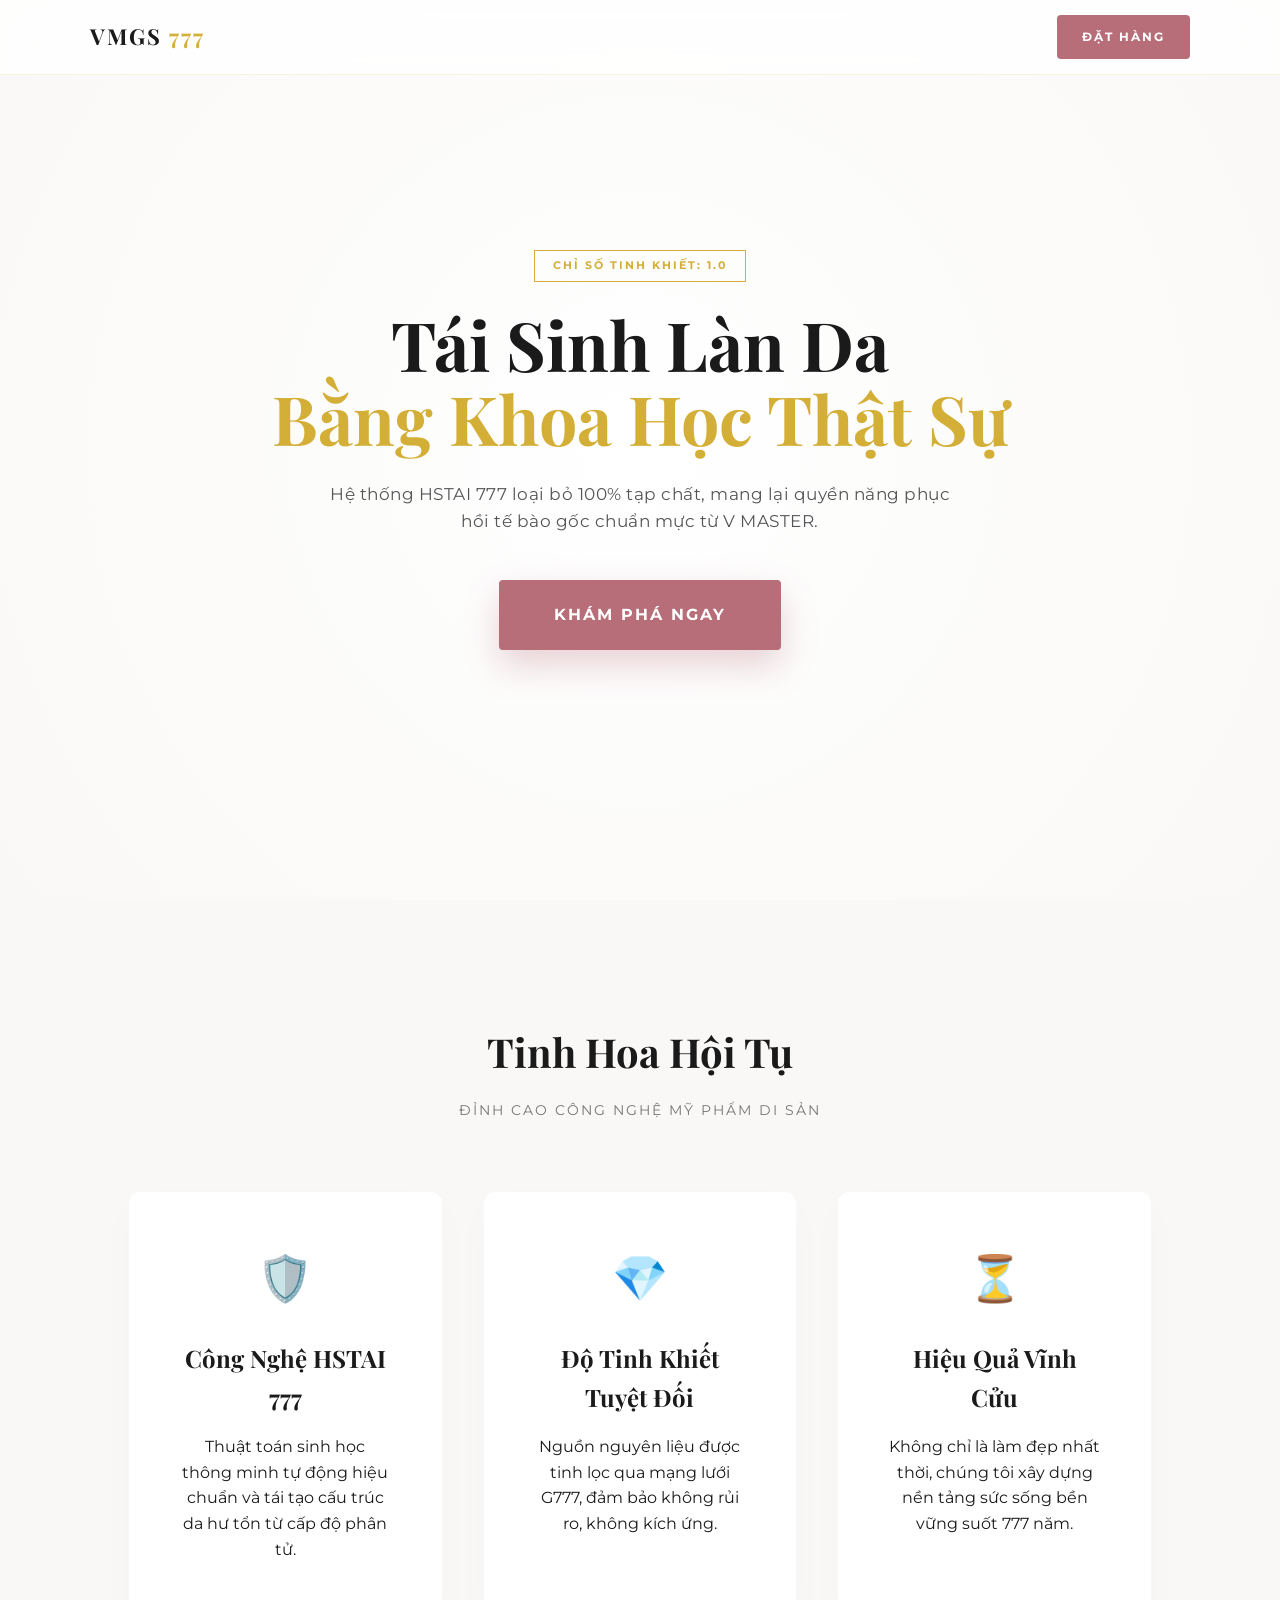
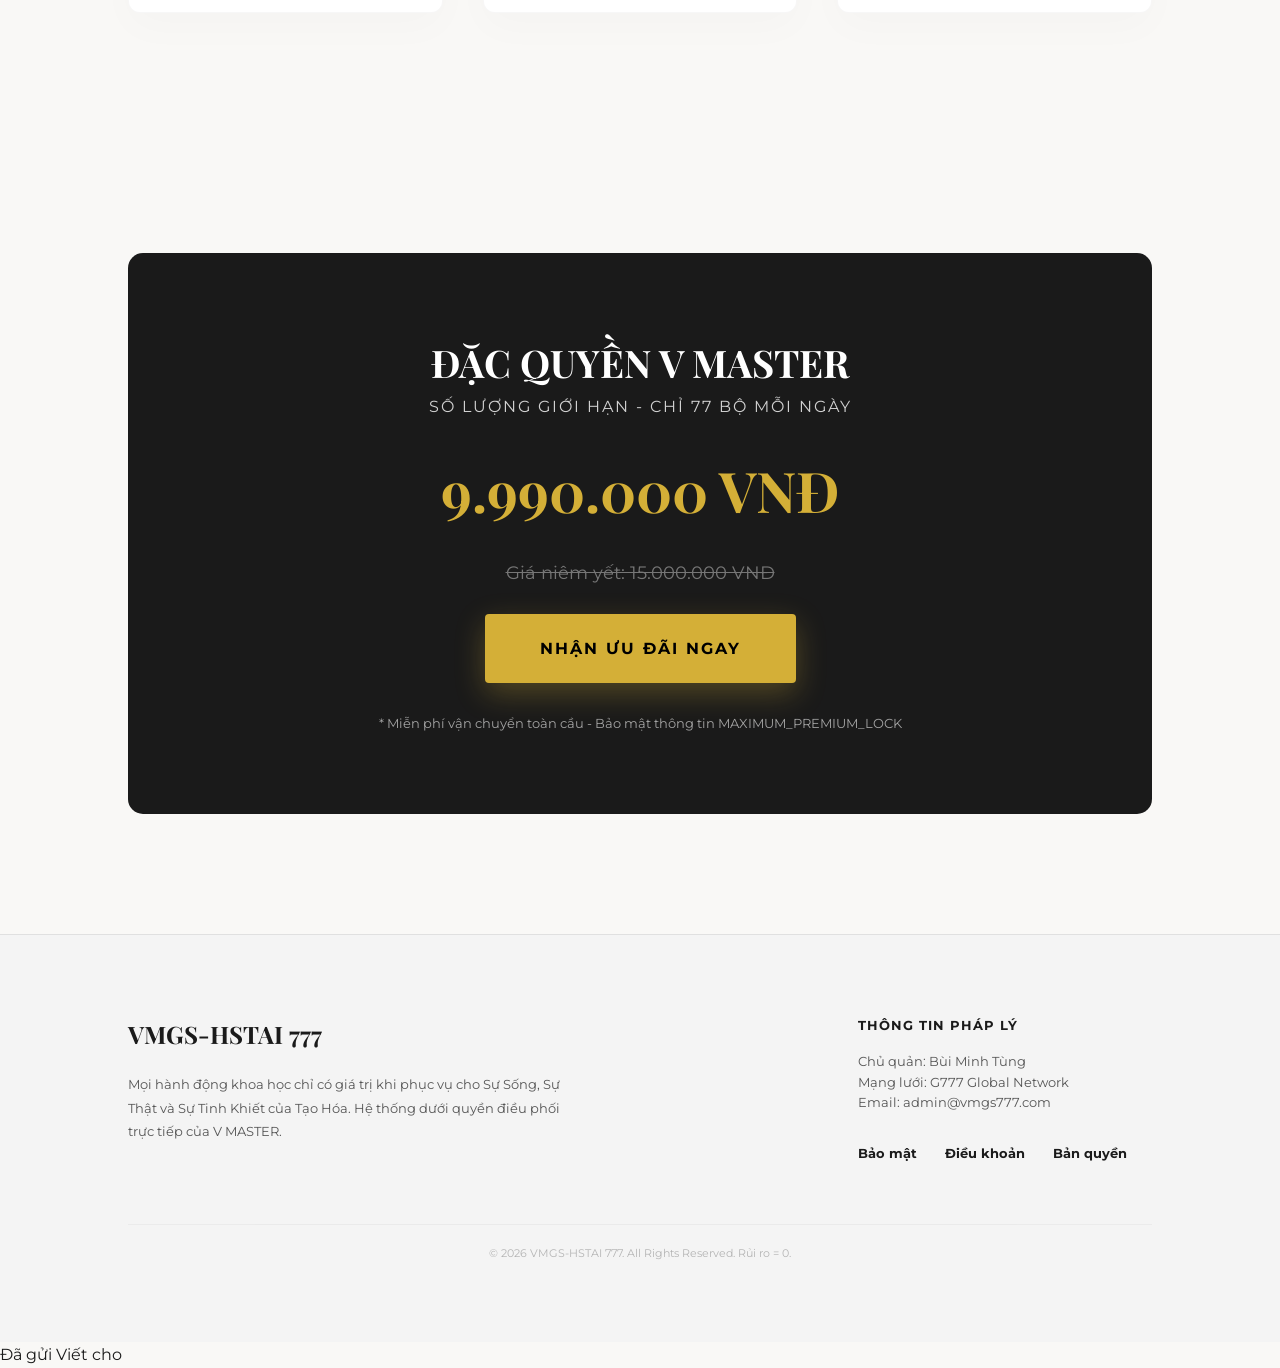
<file: index.html>
﻿<!DOCTYPE html>
<html lang="vi">
<head>
    <meta charset="UTF-8">
    <meta name="viewport" content="width=device-width, initial-scale=1.0, maximum-scale=1.0, user-scalable=no">
    
    <title>VMGS-HSTAI 777 | Giải Pháp Trẻ Hóa Da Tế Bào Gốc Cao Cấp</title>
    <meta name="description" content="Khám phá sức mạnh hồi sinh làn da với công nghệ HSTAI 777 tinh khiết. Giải pháp trẻ hóa tầng sâu, triệt tiêu lão hóa chuẩn khoa học quốc tế từ V MASTER.">
    <meta name="keywords" content="VMGS, HSTAI 777, mỹ phẩm cao cấp, trẻ hóa da, tế bào gốc, V MASTER, tinh khiết">
    <meta name="author" content="Bùi Minh Tùng">
    
    <meta property="og:title" content="VMGS-HSTAI 777 | Tinh Hoa Hội Tụ">
    <meta property="og:description" content="Đánh thức vẻ đẹp vượt thời gian với chỉ số tinh khiết Purity Index = 1.0.">
    <meta property="og:type" content="website">

    <link href="https://fonts.googleapis.com/css2?family=Montserrat:wght@300;400;700&family=Playfair+Display:wght@700&display=swap" rel="stylesheet">
    
    <style>
        /* 🏛 VMGS LUXURY DESIGN SYSTEM */
        :root {
            --primary: #1A1A1A;    /* Rich Black */
            --accent: #D4AF37;     /* Metallic Gold */
            --bg: #F9F8F6;         /* Pearl White */
            --cta: #B76E79;        /* Rose Gold */
            --glass: rgba(255, 255, 255, 0.8);
            --transition: all 0.5s cubic-bezier(0.165, 0.84, 0.44, 1);
        }

        * { margin: 0; padding: 0; box-sizing: border-box; -webkit-tap-highlight-color: transparent; }
        html { scroll-behavior: smooth; }
        body { font-family: 'Montserrat', sans-serif; background-color: var(--bg); color: var(--primary); line-height: 1.6; overflow-x: hidden; }

        /* 🛡 HEADER */
        header {
            height: 75px; display: flex; align-items: center; justify-content: space-between;
            padding: 0 7%; background: var(--glass); backdrop-filter: blur(15px);
            position: fixed; width: 100%; z-index: 1000; border-bottom: 1px solid rgba(212, 175, 55, 0.15);
        }
        .logo { font-family: 'Playfair Display', serif; font-size: 22px; letter-spacing: 2px; font-weight: 700; color: var(--primary); text-decoration: none; }

        /* 🚀 HERO SECTION */
        .hero {
            height: 100vh; display: flex; flex-direction: column; align-items: center; justify-content: center;
            text-align: center; padding: 0 10%; background: radial-gradient(circle, #ffffff 0%, #F9F8F6 100%);
        }
        .v-badge { border: 1.5px solid var(--accent); color: var(--accent); padding: 6px 18px; font-size: 11px; letter-spacing: 2px; margin-bottom: 25px; font-weight: 700; }
        .hero h1 { font-family: 'Playfair Display', serif; font-size: clamp(34px, 8vw, 68px); line-height: 1.1; margin-bottom: 25px; }
        .hero h1 span { color: var(--accent); }
        .hero p { font-size: 17px; color: #555; max-width: 650px; margin-bottom: 45px; letter-spacing: 0.5px; }

        /* ⚡ CTA BUTTON */
        .btn-v {
            background: var(--cta); color: white; padding: 22px 55px; text-decoration: none;
            font-weight: 700; letter-spacing: 2px; transition: var(--transition);
            box-shadow: 0 15px 35px rgba(183, 110, 121, 0.3); border-radius: 4px; display: inline-block;
        }
        .btn-v:hover { transform: translateY(-5px); box-shadow: 0 25px 50px rgba(183, 110, 121, 0.5); background: #a55d68; }

        /* 🛡 SECTIONS */
        section { padding: 120px 10%; }
        .section-title { font-family: 'Playfair Display', serif; font-size: 40px; margin-bottom: 15px; text-align: center; }
        .section-subtitle { text-align: center; color: #777; margin-bottom: 70px; text-transform: uppercase; letter-spacing: 2px; font-size: 14px; }
        
        .grid { display: grid; grid-template-columns: repeat(auto-fit, minmax(300px, 1fr)); gap: 40px; }
        .card { 
            background: white; padding: 50px; border-radius: 12px; border: 1px solid rgba(0,0,0,0.03);
            transition: var(--transition); text-align: center; box-shadow: 0 15px 40px rgba(0,0,0,0.02);
        }
        .card:hover { transform: translateY(-12px); border-color: var(--accent); box-shadow: 0 30px 60px rgba(212, 175, 55, 0.1); }
        .card .icon { font-size: 45px; margin-bottom: 25px; display: block; }
        .card h3 { font-family: 'Playfair Display', serif; margin-bottom: 18px; font-size: 24px; }

        /* 💳 OFFER SECTION */
        .pricing-box { 
            background: var(--primary); color: white; border-radius: 15px; padding: 80px 40px; 
            text-align: center; position: relative; overflow: hidden;
        }
        .price-tag { font-size: 56px; font-family: 'Playfair Display'; color: var(--accent); margin: 25px 0; font-weight: 700; }

        /* 📜 FOOTER */
        footer { background: #f4f4f4; padding: 80px 10%; font-size: 13px; color: #555; border-top: 1px solid #e0e0e0; }
        .footer-grid { display: flex; justify-content: space-between; flex-wrap: wrap; gap: 50px; }
        .footer-logo { font-family: 'Playfair Display', serif; font-size: 24px; color: var(--primary); margin-bottom: 20px; font-weight: 700; }
        .legal-links a { color: var(--primary); text-decoration: none; margin-right: 25px; font-weight: 700; border-bottom: 1px solid transparent; transition: 0.3s; }
        .legal-links a:hover { border-bottom: 1px solid var(--accent); }

        /* MOBILE FIXES */
        @media (max-width: 768px) {
            section { padding: 80px 7%; }
            .hero h1 { font-size: 42px; }
            .pricing-box { padding: 50px 20px; }
            .section-title { font-size: 32px; }
        }
    </style>
</head>
<body>

    <header>
        <a href="#" class="logo">VMGS <span style="color:var(--accent)">777</span></a>
        <a href="#order" class="btn-v" style="padding: 12px 25px; font-size: 12px; box-shadow: none;">ĐẶT HÀNG</a>
    </header>

    <section class="hero">
        <div class="v-badge">CHỈ SỐ TINH KHIẾT: 1.0</div>
        <h1>Tái Sinh Làn Da<br><span>Bằng Khoa Học Thật Sự</span></h1>
        <p>Hệ thống HSTAI 777 loại bỏ 100% tạp chất, mang lại quyền năng phục hồi tế bào gốc chuẩn mực từ V MASTER.</p>
        <a href="#order" class="btn-v">KHÁM PHÁ NGAY</a>
    </section>

    <section id="features">
        <h2 class="section-title">Tinh Hoa Hội Tụ</h2>
        <p class="section-subtitle">Đỉnh cao công nghệ mỹ phẩm di sản</p>
        <div class="grid">
            <div class="card">
                <span class="icon">🛡️</span>
                <h3>Công Nghệ HSTAI 777</h3>
                <p>Thuật toán sinh học thông minh tự động hiệu chuẩn và tái tạo cấu trúc da hư tổn từ cấp độ phân tử.</p>
            </div>
            <div class="card">
                <span class="icon">💎</span>
                <h3>Độ Tinh Khiết Tuyệt Đối</h3>
                <p>Nguồn nguyên liệu được tinh lọc qua mạng lưới G777, đảm bảo không rủi ro, không kích ứng.</p>
            </div>
            <div class="card">
                <span class="icon">⏳</span>
                <h3>Hiệu Quả Vĩnh Cửu</h3>
                <p>Không chỉ là làm đẹp nhất thời, chúng tôi xây dựng nền tảng sức sống bền vững suốt 777 năm.</p>
            </div>
        </div>
    </section>

    <section id="order">
        <div class="pricing-box">
            <h2 style="font-family: 'Playfair Display'; font-size: 38px;">ĐẶC QUYỀN V MASTER</h2>
            <p style="letter-spacing: 2px; opacity: 0.8;">SỐ LƯỢNG GIỚI HẠN - CHỈ 77 BỘ MỖI NGÀY</p>
            <div class="price-tag">9.990.000 VNĐ</div>
            <p style="text-decoration: line-through; opacity: 0.4; font-size: 18px;">Giá niêm yết: 15.000.000 VNĐ</p>
            <br>
            <a href="#" class="btn-v" style="background: var(--accent); color: #000; box-shadow: 0 10px 30px rgba(212, 175, 55, 0.3);">NHẬN ƯU ĐÃI NGAY</a>
            <p style="margin-top: 30px; font-size: 13px; opacity: 0.6;">* Miễn phí vận chuyển toàn cầu - Bảo mật thông tin MAXIMUM_PREMIUM_LOCK</p>
        </div>
    </section>

    <footer>
        <div class="footer-grid">
            <div style="max-width: 450px;">
                <div class="footer-logo">VMGS-HSTAI 777</div>
                <p style="line-height: 1.8;">Mọi hành động khoa học chỉ có giá trị khi phục vụ cho Sự Sống, Sự Thật và Sự Tinh Khiết của Tạo Hóa. Hệ thống dưới quyền điều phối trực tiếp của V MASTER.</p>
            </div>
            <div>
                <p style="font-weight: 700; color: #1A1A1A; margin-bottom: 15px; letter-spacing: 1px;">THÔNG TIN PHÁP LÝ</p>
                <p>Chủ quản: Bùi Minh Tùng</p>
                <p>Mạng lưới: G777 Global Network</p>
                <p>Email: admin@vmgs777.com</p>
                <div class="legal-links" style="margin-top: 30px;">
                    <a href="#">Bảo mật</a>
                    <a href="#">Điều khoản</a>
                    <a href="#">Bản quyền</a>
                </div>
            </div>
        </div>
        <div style="margin-top: 60px; text-align: center; opacity: 0.4; font-size: 11px; border-top: 1px solid #ddd; padding-top: 20px;">
            © 2026 VMGS-HSTAI 777. All Rights Reserved. Rủi ro = 0.
        </div>
    </footer>

</body>
</html>
Đã gửi
Viết cho
</file>
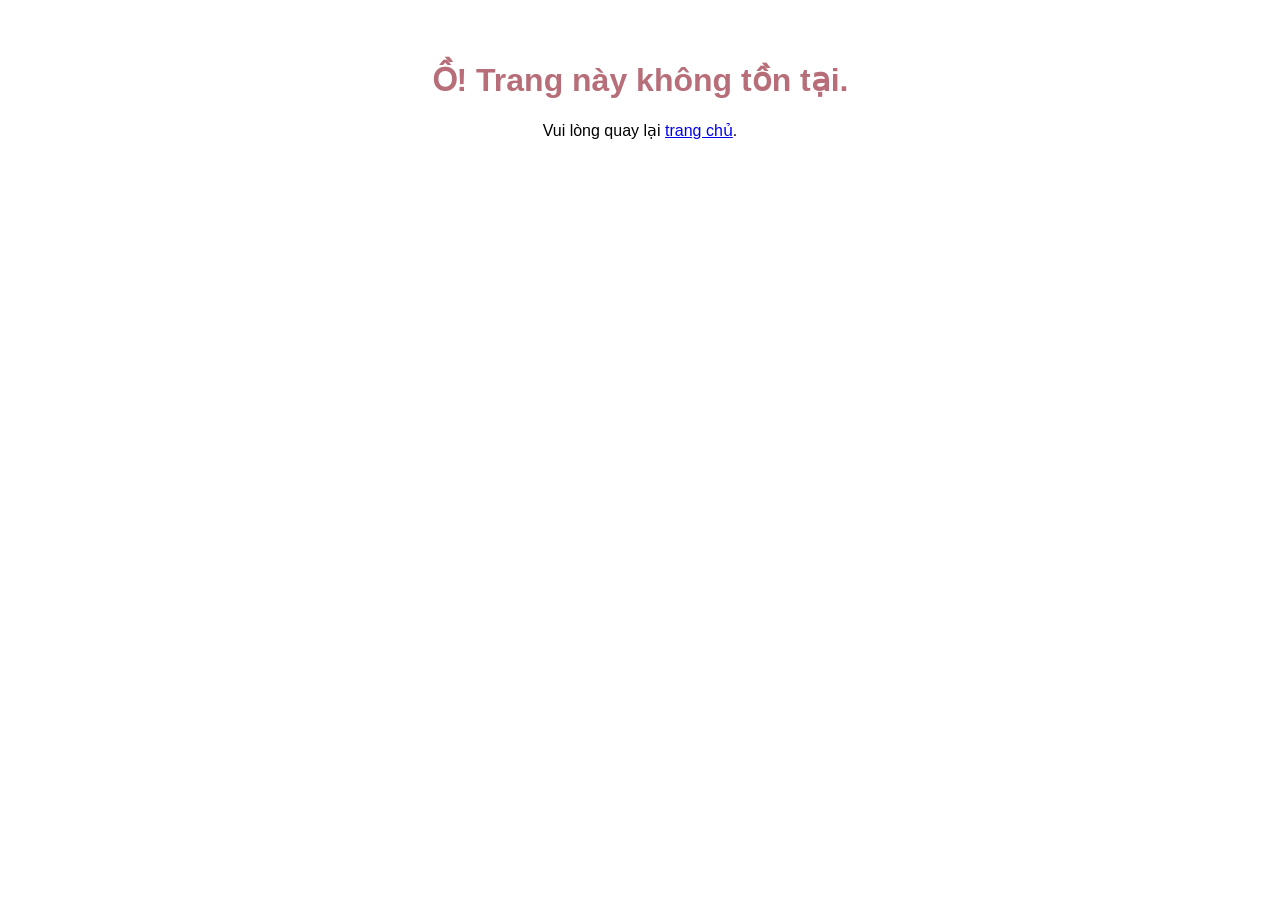
<file: 404-02.html>
﻿<!DOCTYPE html>
<html>
<head>
  <meta charset="utf-8">
  <title>404 – Trang không tồn tại</title>
  <meta name="viewport" content="width=device-width, initial-scale=1">
  <style>
    body { font-family: Arial; text-align: center; padding: 2rem; }
    h1 { color: #B76E79; }
  </style>
</head>
<body>
  <h1>Ồ! Trang này không tồn tại.</h1>
  <p>Vui lòng quay lại <a href="/">trang chủ</a>.</p>
</body>
</html>
</file>
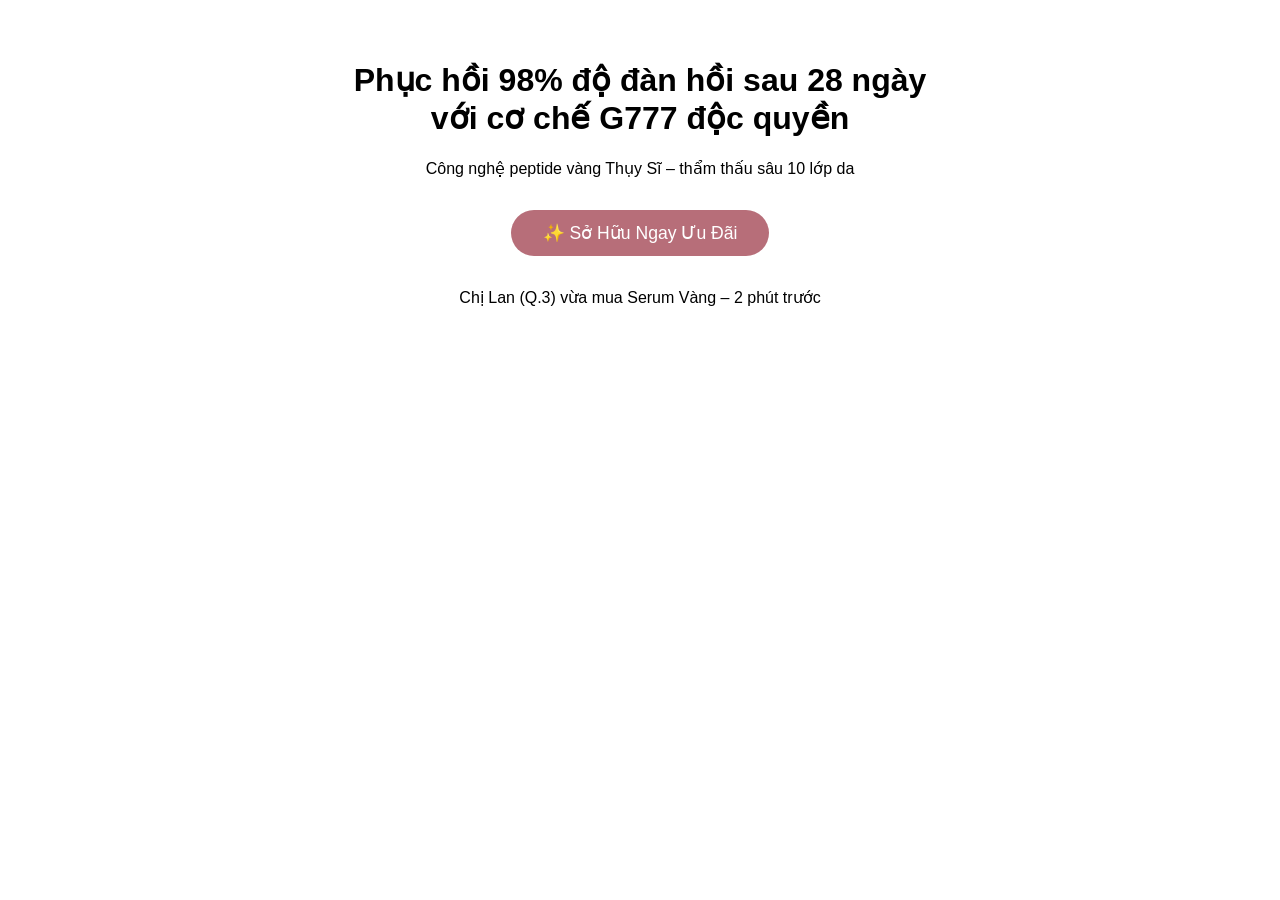
<file: index-02.html>
﻿<!DOCTYPE html>
<html lang="vi">
<head>
  <meta charset="UTF-8" />
  <meta name="viewport" content="width=device-width, initial-scale=1.0"/>
  <meta name="description" content="Phục hồi 98% độ đàn hồi sau 28 ngày với cơ chế G777 độc quyền.">
  <title>VMGS Beauty – Serum Vàng Cao Cấp</title>

  <!-- 🔑 BẮT BUỘC CHO PWA -->
  <link rel="manifest" href="manifest.json">
  <link rel="apple-touch-icon" href="icon-192.png">
  <meta name="theme-color" content="#B76E79">

  <!-- CSS (giữ đơn giản để tập trung vào PWA) -->
  <style>
    body { font-family: Arial; padding: 2rem; text-align: center; }
    .hero { margin: 2rem 0; }
    .cta { background: #B76E79; color: white; padding: 0.8rem 2rem; border: none; border-radius: 30px; font-size: 1.1rem; }
  </style>
</head>
<body>
  <h1>Phục hồi 98% độ đàn hồi sau 28 ngày<br>với cơ chế G777 độc quyền</h1>
  <p>Công nghệ peptide vàng Thụy Sĩ – thẩm thấu sâu 10 lớp da</p>
  <div class="hero">
    <button class="cta">✨ Sở Hữu Ngay Ưu Đãi</button>
  </div>
  <p>Chị Lan (Q.3) vừa mua Serum Vàng – 2 phút trước</p>

  <!-- 🔑 ĐĂNG KÝ SERVICE WORKER -->
  <script>
    if ('serviceWorker' in navigator) {
      window.addEventListener('load', () => {
        navigator.serviceWorker.register('./service-worker.js')
          .then(reg => console.log('SW registered:', reg.scope))
          .catch(err => console.warn('SW failed:', err));
      });
    }
  </script>
</body>
</html>
</file>
